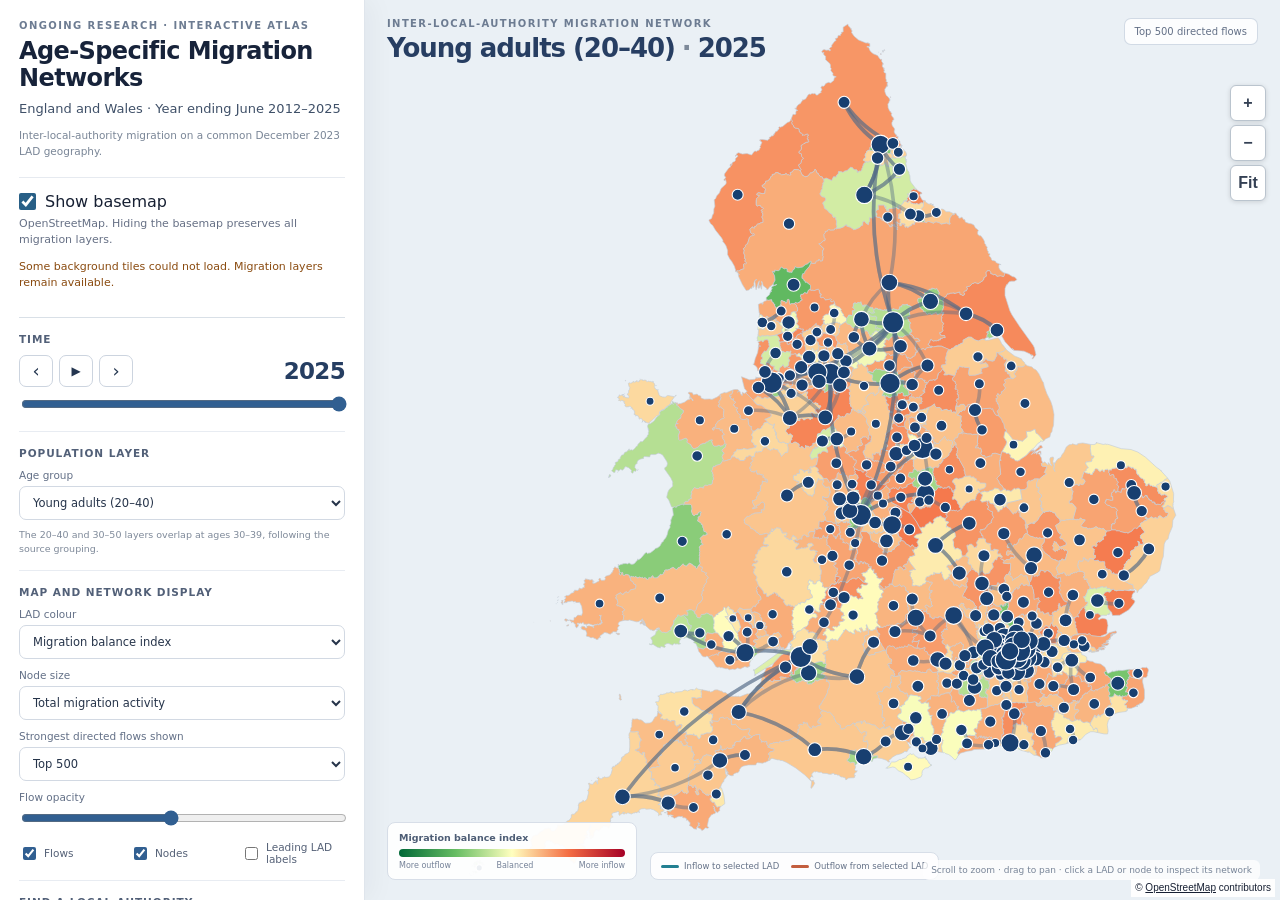
<file: index.html>
<!doctype html>
<html lang="en">
<head>
  <meta charset="utf-8" />
  <meta name="viewport" content="width=device-width, initial-scale=1" />
  <meta name="description" content="Interactive atlas of age-specific inter-local-authority migration networks in England and Wales, 2012–2025." />
  <title>Age-Specific Migration Networks · England and Wales</title>
  <link rel="stylesheet" href="assets/styles.css?v=1.0.0" />
</head>
<body>
  <div id="loadingOverlay" class="loading-overlay" role="status" aria-live="polite">
    <div class="loading-card"><div class="spinner"></div><strong>Loading migration atlas</strong><span id="loadingMessage">Preparing the 2023 LAD map…</span></div>
  </div>

  <main class="app-shell">
    <aside class="sidebar" id="sidebar">
      <header class="project-header">
        <div class="eyebrow">ONGOING RESEARCH · INTERACTIVE ATLAS</div>
        <h1>Age-Specific Migration Networks</h1>
        <p class="subtitle">England and Wales · Year ending June 2012–2025</p>
        <p class="study-note">Inter-local-authority migration on a common December 2023 LAD geography.</p>
      </header>

      <section class="control-section">
        <div class="section-heading">Time</div>
        <div class="year-row">
          <button id="prevYear" class="icon-button" aria-label="Previous year">‹</button>
          <button id="playYear" class="icon-button play-button" aria-label="Play years">▶</button>
          <button id="nextYear" class="icon-button" aria-label="Next year">›</button>
          <div class="year-value" id="yearValue">2025</div>
        </div>
        <input id="yearSlider" type="range" min="2012" max="2025" value="2025" step="1" aria-label="Year ending June" />
      </section>

      <section class="control-section">
        <div class="section-heading">Population layer</div>
        <label class="field-label" for="ageGroupSelect">Age group</label>
        <select id="ageGroupSelect" aria-label="Age group"></select>
        <p class="micro-note">The 20–40 and 30–50 layers overlap at ages 30–39, following the source grouping.</p>
      </section>

      <section class="control-section">
        <div class="section-heading">Map and network display</div>
        <label class="field-label" for="colourMetric">LAD colour</label>
        <select id="colourMetric">
          <option value="balance_index">Migration balance index</option>
          <option value="net_flow">Net migration</option>
          <option value="total_flow">Total migration activity</option>
          <option value="inflow">Inflow</option>
          <option value="outflow">Outflow</option>
        </select>

        <label class="field-label" for="nodeSizeMetric">Node size</label>
        <select id="nodeSizeMetric">
          <option value="total_flow">Total migration activity</option>
          <option value="inflow">Inflow</option>
          <option value="outflow">Outflow</option>
          <option value="uniform">Uniform</option>
        </select>

        <label class="field-label" for="edgeLimit">Strongest directed flows shown</label>
        <select id="edgeLimit">
          <option value="100">Top 100</option>
          <option value="250">Top 250</option>
          <option value="500" selected>Top 500</option>
          <option value="1000">Top 1,000</option>
          <option value="2000">Top 2,000</option>
          <option value="2800">Top 2,800</option>
          <option value="4000">Top 4,000</option>
        </select>

        <label class="field-label" for="edgeOpacity">Flow opacity</label>
        <input id="edgeOpacity" type="range" min="10" max="80" value="42" step="1" />

        <div class="toggle-grid">
          <label class="toggle-row"><input id="showEdges" type="checkbox" checked /><span>Flows</span></label>
          <label class="toggle-row"><input id="showNodes" type="checkbox" checked /><span>Nodes</span></label>
          <label class="toggle-row"><input id="showLabels" type="checkbox" /><span>Leading LAD labels</span></label>
        </div>
      </section>

      <section class="control-section">
        <div class="section-heading">Find a local authority</div>
        <div class="search-row">
          <input id="searchInput" type="search" placeholder="LAD name or code" list="regionOptions" autocomplete="off" />
          <datalist id="regionOptions"></datalist>
          <button id="searchButton" class="small-button">Find</button>
        </div>
        <div class="button-row">
          <button id="fitButton" class="secondary-button">Fit England & Wales</button>
          <button id="clearButton" class="secondary-button">Clear focus</button>
        </div>
      </section>

      <section class="stats-grid" aria-label="Current network summary">
        <div class="stat"><span class="stat-label">Total moves</span><strong id="statMoves">—</strong></div>
        <div class="stat"><span class="stat-label">Visible flows</span><strong id="statEdges">—</strong></div>
        <div class="stat"><span class="stat-label">Mean distance</span><strong id="statDistance">—</strong></div>
        <div class="stat"><span class="stat-label">Reciprocity</span><strong id="statReciprocity">—</strong></div>
        <div class="stat"><span class="stat-label">Destination Gini</span><strong id="statGini">—</strong></div>
        <div class="stat"><span class="stat-label">Published flow share</span><strong id="statCoverage">—</strong></div>
      </section>

      <section class="selected-card" id="selectedCard" hidden>
        <div class="section-heading">Selected LAD</div>
        <div class="selected-heading-row"><h2 id="selectedName">—</h2><span id="selectedCode">—</span></div>
        <div class="selected-metrics">
          <div><span>Inflow</span><strong id="selInflow">—</strong></div>
          <div><span>Outflow</span><strong id="selOutflow">—</strong></div>
          <div><span>Net flow</span><strong id="selNet">—</strong></div>
          <div><span>Balance index</span><strong id="selBalance">—</strong></div>
          <div><span>In partners</span><strong id="selInDegree">—</strong></div>
          <div><span>Out partners</span><strong id="selOutDegree">—</strong></div>
        </div>

        <label class="field-label" for="trendMetric">2012–2025 LAD trend</label>
        <select id="trendMetric">
          <option value="inflow_outflow">Inflow and outflow</option>
          <option value="net_flow">Net migration</option>
          <option value="total_flow">Total activity</option>
          <option value="balance_index">Balance index</option>
        </select>
        <div class="trend-chart-wrap"><svg id="trendChart" viewBox="0 0 300 138" role="img" aria-label="Selected LAD time series"></svg></div>

        <div class="partner-columns">
          <div><div class="partner-title inbound">Largest published inflows</div><ol id="inboundList" class="partner-list"></ol></div>
          <div><div class="partner-title outbound">Largest published outflows</div><ol id="outboundList" class="partner-list"></ol></div>
        </div>
      </section>

      <footer class="sidebar-footer">
        <p><strong>Interpretation.</strong> Curves are directed origin-to-destination flows. Hovering a curve reveals its direction; selecting an LAD distinguishes published inflows and outflows.</p>
        <p><strong>Coverage.</strong> Each layer displays a user-selected subset of the 4,000 strongest directed flows. Summary statistics refer to the complete layer unless labelled otherwise.</p>
        <p><a href="docs/data-and-methods.html">Data, methods and public-data boundary</a></p>
      </footer>
    </aside>

    <section class="map-panel">
      <div class="map-toolbar">
        <div>
          <span class="toolbar-kicker">INTER-LOCAL-AUTHORITY MIGRATION NETWORK</span>
          <div class="toolbar-title"><span id="toolbarGroup">Young adults (20–40)</span><span class="toolbar-dot">·</span><span id="toolbarYear">2025</span></div>
        </div>
        <div class="toolbar-note" id="toolbarNote">Top 500 directed flows</div>
      </div>

      <svg id="mapSvg" class="map-svg" role="img" aria-label="Map of age-specific migration networks across England and Wales">
        <defs>
          <marker id="arrowDefault" viewBox="0 0 10 10" refX="8" refY="5" markerWidth="6" markerHeight="6" orient="auto-start-reverse"><path d="M 0 0 L 10 5 L 0 10 z" fill="#243b5b" /></marker>
          <marker id="arrowIn" viewBox="0 0 10 10" refX="8" refY="5" markerWidth="6" markerHeight="6" orient="auto-start-reverse"><path d="M 0 0 L 10 5 L 0 10 z" fill="#227f91" /></marker>
          <marker id="arrowOut" viewBox="0 0 10 10" refX="8" refY="5" markerWidth="6" markerHeight="6" orient="auto-start-reverse"><path d="M 0 0 L 10 5 L 0 10 z" fill="#c35e3f" /></marker>
        </defs>
        <rect id="mapBackground" class="map-background"></rect>
        <g id="regionLayer"></g>
        <g id="edgeLayer"></g>
        <g id="nodeLayer"></g>
        <g id="labelLayer"></g>
      </svg>

      <div class="legend" id="legend">
        <div class="legend-title" id="legendTitle">Migration balance index</div>
        <div class="legend-scale" id="legendScale"></div>
        <div class="legend-values"><span id="legendLow">More outflow</span><span id="legendMid">Balanced</span><span id="legendHigh">More inflow</span></div>
      </div>

      <div class="direction-key" id="directionKey" hidden><span><i class="key-in"></i>Inflow to selected LAD</span><span><i class="key-out"></i>Outflow from selected LAD</span></div>
      <div class="tooltip" id="tooltip" hidden></div>
      <div class="map-help">Scroll to zoom · drag to pan · click a LAD or node to inspect its network</div>
    </section>
  </main>

  <script src="assets/basemap-controls.js?v=20260912"></script>
  <script src="assets/basemap.js?v=20260913-navigation"></script>
  <script src="assets/app.js?v=20260913-navigation"></script>
</body>
</html>
</file>
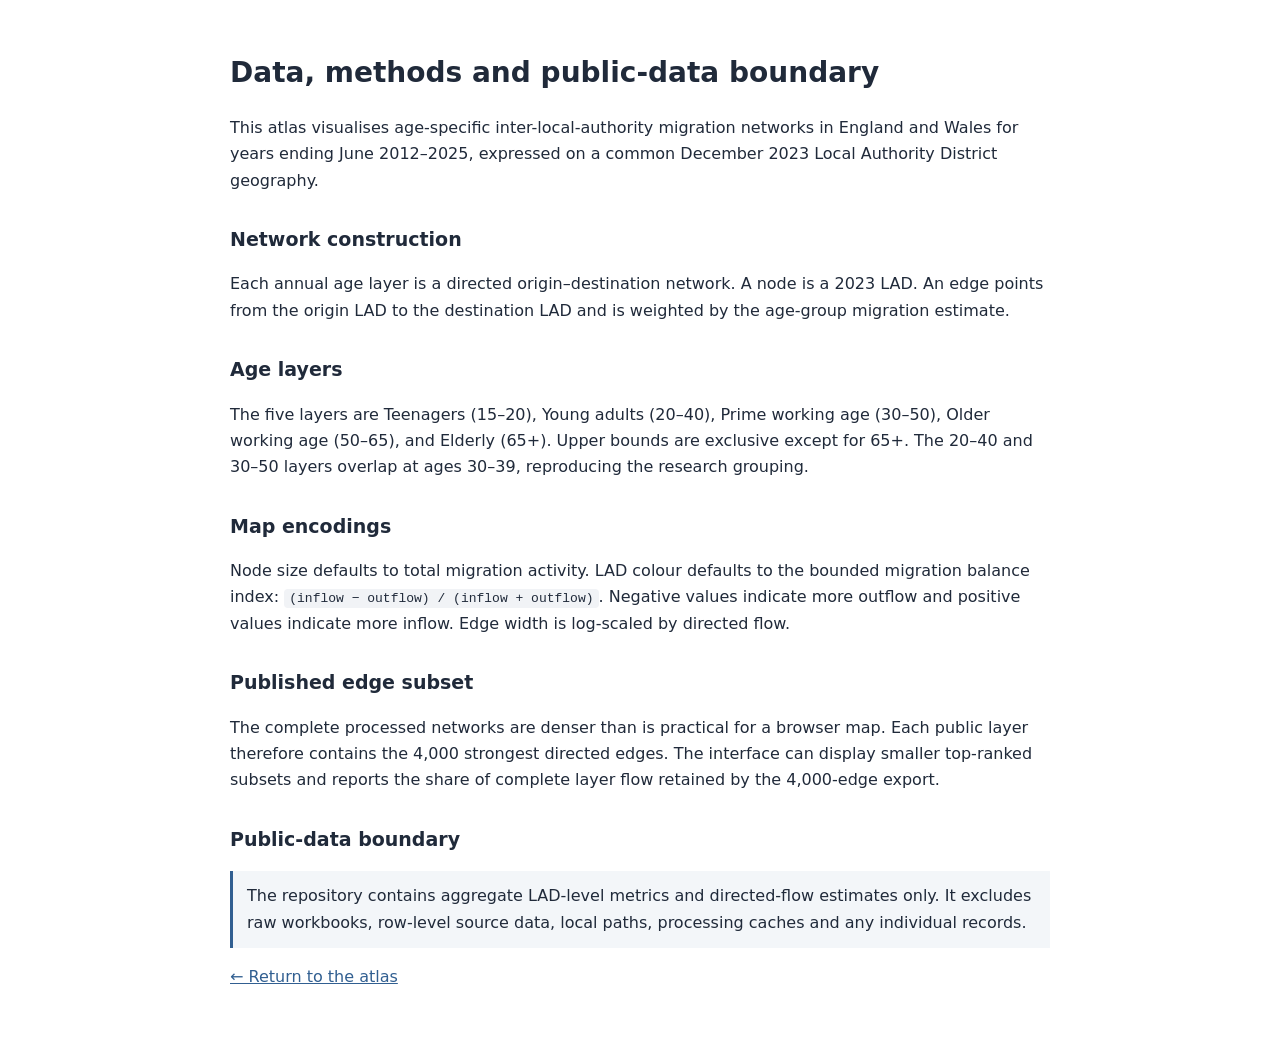
<file: docs/data-and-methods.html>
<!doctype html><html lang="en"><head><meta charset="utf-8"><meta name="viewport" content="width=device-width,initial-scale=1"><title>Data and methods · England and Wales Migration Networks</title><style>body{font-family:system-ui,-apple-system,sans-serif;max-width:820px;margin:50px auto;padding:0 24px;color:#202a3a;line-height:1.65}h1{font-size:28px}h2{font-size:19px;margin-top:30px}code{background:#f1f3f6;padding:2px 5px;border-radius:4px}a{color:#315f91}.note{padding:12px 14px;background:#f3f6f9;border-left:3px solid #315f91}</style></head><body><h1>Data, methods and public-data boundary</h1><p>This atlas visualises age-specific inter-local-authority migration networks in England and Wales for years ending June 2012–2025, expressed on a common December 2023 Local Authority District geography.</p><h2>Network construction</h2><p>Each annual age layer is a directed origin–destination network. A node is a 2023 LAD. An edge points from the origin LAD to the destination LAD and is weighted by the age-group migration estimate.</p><h2>Age layers</h2><p>The five layers are Teenagers (15–20), Young adults (20–40), Prime working age (30–50), Older working age (50–65), and Elderly (65+). Upper bounds are exclusive except for 65+. The 20–40 and 30–50 layers overlap at ages 30–39, reproducing the research grouping.</p><h2>Map encodings</h2><p>Node size defaults to total migration activity. LAD colour defaults to the bounded migration balance index: <code>(inflow − outflow) / (inflow + outflow)</code>. Negative values indicate more outflow and positive values indicate more inflow. Edge width is log-scaled by directed flow.</p><h2>Published edge subset</h2><p>The complete processed networks are denser than is practical for a browser map. Each public layer therefore contains the 4,000 strongest directed edges. The interface can display smaller top-ranked subsets and reports the share of complete layer flow retained by the 4,000-edge export.</p><h2>Public-data boundary</h2><p class="note">The repository contains aggregate LAD-level metrics and directed-flow estimates only. It excludes raw workbooks, row-level source data, local paths, processing caches and any individual records.</p><p><a href="../">← Return to the atlas</a></p></body></html>
</file>
<file: assets/styles.css>
*{box-sizing:border-box}html,body{margin:0;width:100%;height:100%;font-family:Inter,ui-sans-serif,system-ui,-apple-system,BlinkMacSystemFont,"Segoe UI",sans-serif;color:#172033;background:#f2f5f8}button,input,select{font:inherit}.app-shell{display:grid;grid-template-columns:365px minmax(0,1fr);height:100vh;overflow:hidden}.sidebar{background:#fff;border-right:1px solid #dfe5ec;padding:20px 19px 24px;overflow-y:auto;box-shadow:8px 0 24px rgba(23,32,51,.04);z-index:5}.project-header{padding-bottom:17px;border-bottom:1px solid #e6eaf0}.eyebrow,.toolbar-kicker{font-size:10px;letter-spacing:.14em;font-weight:750;color:#6d7c92}.project-header h1{font-size:24px;line-height:1.13;margin:7px 0 7px;letter-spacing:-.025em;color:#17233a}.subtitle{font-size:13px;line-height:1.48;color:#3f5068;margin:0}.study-note{font-size:10.5px;line-height:1.5;color:#7a8697;margin:10px 0 0}.control-section{padding:15px 0;border-bottom:1px solid #e8ecf2}.section-heading{font-size:10.5px;font-weight:760;text-transform:uppercase;letter-spacing:.09em;color:#526078;margin-bottom:10px}.year-row{display:grid;grid-template-columns:34px 34px 34px 1fr;gap:6px;align-items:center;margin-bottom:7px}.icon-button,.small-button,.secondary-button{border:1px solid #ccd4df;background:#fff;color:#243650;border-radius:7px;cursor:pointer}.icon-button{width:34px;height:32px;font-size:18px}.icon-button:hover,.small-button:hover,.secondary-button:hover{background:#f1f4f8}.play-button{font-size:12px}.year-value{text-align:right;font-size:23px;font-weight:750;letter-spacing:-.03em;color:#263e62}input[type=range]{width:100%;accent-color:#315f91}.field-label{display:block;font-size:10.5px;color:#637087;margin:10px 0 5px}select,input[type=search]{width:100%;border:1px solid #d2d9e3;border-radius:7px;background:#fff;padding:8px 9px;color:#26344a;font-size:11.5px;outline:none}select:focus,input[type=search]:focus{border-color:#7897bb;box-shadow:0 0 0 2px rgba(68,110,159,.11)}.micro-note{font-size:9.5px;color:#7e8999;line-height:1.45;margin:8px 0 0}.toggle-grid{display:grid;grid-template-columns:repeat(3,1fr);gap:7px;margin-top:11px}.toggle-row{display:flex;align-items:center;gap:5px;font-size:10.5px;color:#556177}.toggle-row input{accent-color:#315f91}.search-row{display:grid;grid-template-columns:1fr 53px;gap:6px}.small-button{font-size:10.5px}.button-row{display:grid;grid-template-columns:1.25fr 1fr;gap:7px;margin-top:8px}.secondary-button{padding:8px 6px;font-size:10.5px}.stats-grid{display:grid;grid-template-columns:1fr 1fr;gap:7px;margin:15px 0}.stat{border:1px solid #dfe5ed;border-radius:8px;padding:9px 9px 8px;background:#fafbfd}.stat-label{display:block;font-size:8.5px;text-transform:uppercase;letter-spacing:.05em;color:#7a8799;margin-bottom:4px}.stat strong{font-size:14px;color:#213959}.selected-card{border-top:1px solid #e8ecf2;padding-top:15px;margin-top:7px}.selected-heading-row{display:flex;align-items:flex-start;justify-content:space-between;gap:8px}.selected-card h2{font-size:15px;line-height:1.35;margin:0 0 9px;color:#233957}.selected-heading-row>span{font-size:9px;color:#8792a1;padding-top:3px}.selected-metrics{display:grid;grid-template-columns:1fr 1fr;gap:6px}.selected-metrics>div{padding:7px 8px;background:#f5f7fa;border-radius:6px}.selected-metrics span{display:block;font-size:8.5px;color:#7a8798}.selected-metrics strong{font-size:11.5px}.trend-chart-wrap{margin-top:7px;border:1px solid #e1e6ed;border-radius:7px;background:#fbfcfd;padding:4px}.trend-chart-wrap svg{display:block;width:100%;height:auto}.partner-columns{display:grid;grid-template-columns:1fr 1fr;gap:9px;margin-top:12px}.partner-title{font-size:9px;font-weight:750;margin-bottom:5px}.partner-title.inbound{color:#227f91}.partner-title.outbound{color:#b65336}.partner-list{font-size:9px;color:#526077;margin:0;padding-left:17px;line-height:1.45}.partner-list li{margin-bottom:3px}.sidebar-footer{font-size:9.3px;line-height:1.5;color:#788597;border-top:1px solid #e8ecf2;margin-top:16px;padding-top:13px}.sidebar-footer p{margin:0 0 8px}.sidebar-footer a{color:#3f668f}.map-panel{position:relative;min-width:0;height:100vh;overflow:hidden;background:#eaf0f5}.map-toolbar{position:absolute;left:22px;right:22px;top:18px;z-index:4;display:flex;justify-content:space-between;align-items:flex-start;pointer-events:none}.toolbar-kicker{display:block;margin-bottom:4px}.toolbar-title{font-size:26px;font-weight:760;letter-spacing:-.04em;color:#273e62}.toolbar-dot{padding:0 7px;color:#7d8999}.toolbar-note{font-size:10px;color:#637087;background:rgba(255,255,255,.86);backdrop-filter:blur(6px);padding:7px 10px;border:1px solid rgba(207,216,228,.95);border-radius:7px}.map-svg{display:block;width:100%;height:100%;cursor:grab;touch-action:none;background:#eaf0f5}.map-svg.dragging{cursor:grabbing}.map-background{fill:#eaf0f5}.region-shape{stroke:#c4ced9;stroke-width:.65;vector-effect:non-scaling-stroke;cursor:pointer;transition:opacity .1s ease}.region-shape:hover{stroke:#3d5878;stroke-width:1.25}.region-shape.focused{stroke:#112d52;stroke-width:2;opacity:1!important}.edge-path{fill:none;stroke:#536b87;stroke-linecap:round;vector-effect:non-scaling-stroke;pointer-events:stroke;cursor:crosshair}.edge-path.dimmed{opacity:.025!important}.edge-path.inbound{stroke:#227f91}.edge-path.outbound{stroke:#c35e3f}.edge-path:hover{stroke:#243b5b!important;opacity:.95!important;filter:drop-shadow(0 0 1px rgba(255,255,255,.8))}.node{fill:#183f70;stroke:#fff;stroke-width:1.1;vector-effect:non-scaling-stroke;cursor:pointer}.node.dimmed{opacity:.15}.node.focused{fill:#0e2d54;stroke-width:2.2}.node-label{font-size:12px;fill:#233853;font-weight:650;paint-order:stroke;stroke:#fff;stroke-width:3.5px;stroke-linejoin:round;pointer-events:none}.legend{position:absolute;left:22px;bottom:20px;z-index:4;width:250px;background:rgba(255,255,255,.92);border:1px solid #d7dee8;border-radius:8px;padding:9px 11px}.legend-title{font-size:9.5px;font-weight:750;color:#4d5d75;margin-bottom:6px}.legend-scale{height:8px;border-radius:4px;overflow:hidden;background:linear-gradient(90deg,#006837,#66bd63,#ffffbf,#f46d43,#a50026)}.legend-values{display:flex;justify-content:space-between;gap:7px;font-size:8px;color:#758298;margin-top:4px}.direction-key{position:absolute;left:285px;bottom:20px;z-index:4;display:flex;gap:12px;background:rgba(255,255,255,.9);border:1px solid #d7dee8;border-radius:8px;padding:8px 10px;font-size:8.5px;color:#647187}.direction-key span{display:flex;align-items:center;gap:5px}.direction-key i{display:inline-block;width:18px;height:3px;border-radius:2px}.key-in{background:#227f91}.key-out{background:#c35e3f}.tooltip{position:absolute;z-index:10;width:245px;background:rgba(20,31,48,.95);color:#fff;padding:9px 11px;border-radius:7px;font-size:10px;line-height:1.48;pointer-events:none;box-shadow:0 8px 24px rgba(16,28,47,.2)}.tooltip strong{font-size:11px}.tooltip .muted{color:#bbc8d8}.tooltip .edge-direction{font-weight:700;color:#dce7f2}.map-help{position:absolute;right:20px;bottom:20px;z-index:4;color:#788598;font-size:9px;background:rgba(255,255,255,.76);padding:5px 8px;border-radius:6px}.loading-overlay{position:fixed;inset:0;z-index:50;display:grid;place-items:center;background:#eef3f7}.loading-overlay.hidden{display:none}.loading-card{display:flex;align-items:center;gap:12px;background:#fff;border:1px solid #dce3ec;border-radius:10px;padding:17px 20px;box-shadow:0 15px 40px rgba(24,42,67,.1);color:#263a57}.loading-card span{font-size:11px;color:#748195}.spinner{width:22px;height:22px;border:3px solid #d9e2ec;border-top-color:#315f91;border-radius:50%;animation:spin .8s linear infinite}@keyframes spin{to{transform:rotate(360deg)}}.chart-axis{stroke:#c8d1dc;stroke-width:.8}.chart-zero{stroke:#b6c0cc;stroke-width:.8;stroke-dasharray:3 3}.chart-line{fill:none;stroke:#315f91;stroke-width:2}.chart-line.secondary{stroke:#c35e3f}.chart-point{fill:#315f91}.chart-point.secondary{fill:#c35e3f}.chart-label{font-size:8px;fill:#7b8797}.chart-legend{font-size:8px;fill:#56647a}.error-banner{position:absolute;top:18px;right:18px;z-index:30;background:#fff3f1;color:#8c3528;border:1px solid #e5b6af;border-radius:8px;padding:10px 12px;font-size:11px}@media(max-width:1050px){.app-shell{grid-template-columns:330px minmax(0,1fr)}.sidebar{padding:17px 15px}.project-header h1{font-size:21px}.toolbar-title{font-size:22px}.legend{width:220px}.direction-key{left:255px}}@media(max-width:720px){html,body{height:auto}.app-shell{display:block;height:auto;overflow:visible}.sidebar{height:auto;overflow:visible;border-right:0;border-bottom:1px solid #dfe5ec}.map-panel{height:70vh;min-height:540px}.map-toolbar{left:12px;right:12px;top:10px}.toolbar-note{display:none}.toolbar-title{font-size:18px}.legend{left:12px;bottom:12px;width:210px}.direction-key{left:auto;right:12px;bottom:12px;display:none!important}.map-help{display:none}}
</file>
